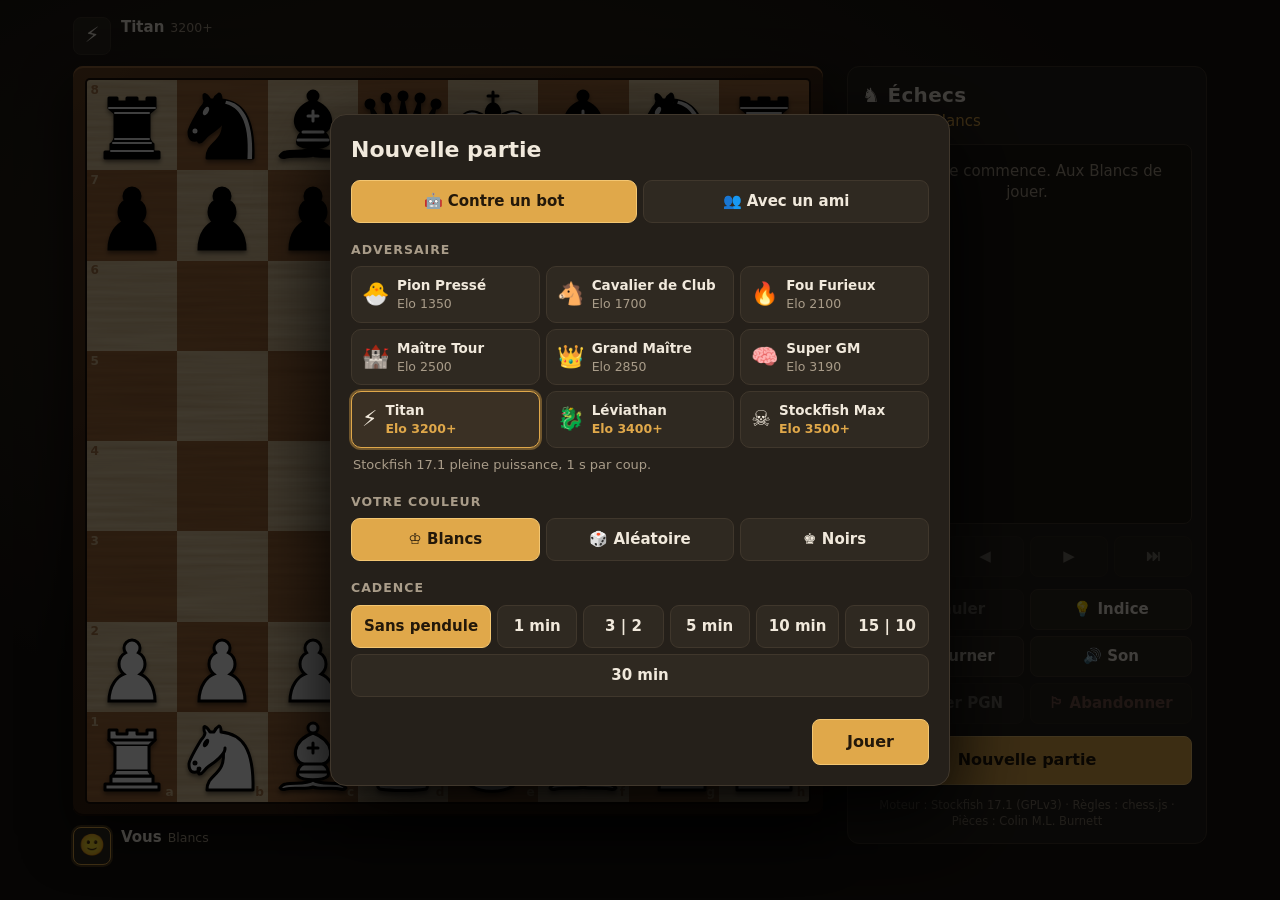
<file: echecs/index.html>
<!doctype html>
<html lang="fr">
<head>
<meta charset="utf-8">
<meta name="viewport" content="width=device-width, initial-scale=1, viewport-fit=cover">
<title>Échecs — Bots 3200+ ou à deux</title>
<link rel="icon" href="pieces/wn.svg">
<link rel="stylesheet" href="style.css">
</head>
<body>
<div id="fileWarn" class="file-warn" hidden>
  Ce jeu doit être ouvert via un serveur web (le moteur Stockfish ne peut pas se charger depuis <code>file://</code>).<br>
  Dans le dossier <code>echecs</code>, lancez <code>python3 -m http.server 8000</code> puis ouvrez <code>http://localhost:8000</code>.
</div>
<script>if (location.protocol === 'file:') document.getElementById('fileWarn').hidden = false;</script>

<main class="app">
  <section class="table">
    <div class="player" id="playerTop"></div>
    <div class="board-frame">
      <div id="board" class="board">
        <div class="squares" id="squares"></div>
        <div class="pieces" id="pieces"></div>
        <div class="promo" id="promo" hidden></div>
        <div class="end-card" id="endCard" hidden>
          <div class="end-title" id="endTitle"></div>
          <div class="end-reason" id="endReason"></div>
          <div class="end-actions">
            <button class="btn primary" id="btnRematch">Revanche</button>
            <button class="btn" id="btnEndNew">Nouvelle partie</button>
            <button class="btn ghost" id="btnEndClose">Voir l'échiquier</button>
          </div>
        </div>
      </div>
    </div>
    <div class="player" id="playerBottom"></div>
  </section>

  <aside class="panel">
    <header class="panel-head">
      <h1>♞ Échecs</h1>
      <div class="status" id="status"></div>
    </header>
    <div class="moves" id="moves"></div>
    <div class="nav">
      <button class="btn icon" id="navFirst" title="Début">⏮</button>
      <button class="btn icon" id="navPrev" title="Coup précédent (←)">◀</button>
      <button class="btn icon" id="navNext" title="Coup suivant (→)">▶</button>
      <button class="btn icon" id="navLast" title="Position actuelle">⏭</button>
    </div>
    <div class="actions">
      <button class="btn" id="btnUndo">↩ Annuler</button>
      <button class="btn" id="btnHint">💡 Indice</button>
      <button class="btn" id="btnFlip">⇅ Retourner</button>
      <button class="btn" id="btnSound">🔊 Son</button>
      <button class="btn" id="btnPgn">📋 Copier PGN</button>
      <button class="btn danger" id="btnResign">🏳 Abandonner</button>
    </div>
    <button class="btn primary wide" id="btnNew">Nouvelle partie</button>
    <p class="credits">Moteur : Stockfish 17.1 (GPLv3) · Règles : chess.js · Pièces : Colin M.L. Burnett</p>
  </aside>
</main>

<div class="overlay" id="setup">
  <div class="dialog">
    <h2>Nouvelle partie</h2>
    <div class="seg" id="segMode">
      <button data-v="bot">🤖 Contre un bot</button>
      <button data-v="friend">👥 Avec un ami</button>
    </div>

    <div id="botSection">
      <h3>Adversaire</h3>
      <div class="bots" id="bots"></div>
      <h3>Votre couleur</h3>
      <div class="seg" id="segColor">
        <button data-v="w">♔ Blancs</button>
        <button data-v="r">🎲 Aléatoire</button>
        <button data-v="b">♚ Noirs</button>
      </div>
    </div>
    <div id="friendSection" hidden>
      <label class="check"><input type="checkbox" id="autoFlip"> Retourner l'échiquier après chaque coup</label>
    </div>

    <h3>Cadence</h3>
    <div class="seg wrap" id="segTc"></div>

    <div class="dialog-actions">
      <button class="btn ghost" id="btnCancel">Annuler</button>
      <button class="btn primary" id="btnStart">Jouer</button>
    </div>
  </div>
</div>
<div class="toast" id="toast" hidden></div>
<script type="module" src="app.js"></script>
</body>
</html>
</file>
<file: echecs/style.css>
:root {
  --bg: #17130f;
  --panel: #25201a;
  --panel2: #2f2921;
  --line: #40372c;
  --text: #f1e9dc;
  --muted: #a99c89;
  --gold: #e0a84a;
  --gold-ink: #23180a;
  --danger: #c9584a;
  --light: #ecd4a9;
  --dark: #a8703f;
  --bs: min(calc(100vw - 28px), calc(100dvh - 150px), 780px);
}
* { box-sizing: border-box; }
html, body { margin: 0; height: 100%; }
body {
  background: radial-gradient(1200px 700px at 35% 30%, #33291f 0%, var(--bg) 65%) fixed, var(--bg);
  color: var(--text);
  font: 15px/1.4 system-ui, -apple-system, "Segoe UI", Roboto, sans-serif;
  -webkit-tap-highlight-color: transparent;
}
[hidden] { display: none !important; }
code { background: #0006; padding: 1px 5px; border-radius: 4px; }
.file-warn { background: #7a2e22; padding: 12px 16px; text-align: center; }

.app { display: flex; flex-direction: column; align-items: center; gap: 16px; padding: 10px 14px 24px; }
.table { width: var(--bs); display: flex; flex-direction: column; gap: 8px; }

/* ---------- players ---------- */
.player { display: flex; align-items: center; gap: 10px; min-height: 44px; }
.avatar { width: 38px; height: 38px; border-radius: 8px; background: var(--panel2); border: 1px solid var(--line);
  display: grid; place-items: center; font-size: 21px; flex: none; }
.pinfo { min-width: 0; flex: 1; }
.pname { font-weight: 650; white-space: nowrap; overflow: hidden; text-overflow: ellipsis; }
.pname small { color: var(--muted); font-weight: 500; margin-left: 6px; }
.captured { display: flex; align-items: center; height: 18px; color: var(--muted); font-size: 12px; }
.captured i { width: 17px; height: 17px; margin-right: -6px; background-size: contain; display: inline-block; }
.captured i.gap { width: 6px; }
.captured b { margin-left: 10px; font-weight: 600; }
.clock { font: 600 22px/1 ui-monospace, "SF Mono", Menlo, Consolas, monospace; font-variant-numeric: tabular-nums;
  padding: 8px 12px; border-radius: 8px; background: var(--panel2); color: var(--muted); border: 1px solid var(--line); }
.clock.on { background: #f3ead9; color: #1c1711; border-color: #fff; }
.clock.low.on { background: #d9503f; color: #fff; border-color: #f08a7c; }
.player.turn .avatar { border-color: var(--gold); box-shadow: 0 0 0 2px #e0a84a44; }

/* ---------- board ---------- */
.board-frame {
  padding: clamp(6px, 1.6vw, 14px); border-radius: 10px;
  background: linear-gradient(145deg, #6b4526, #3d2513 45%, #2a180c);
  box-shadow: 0 22px 50px #000a, 0 2px 0 #9a6a3e inset, 0 -2px 0 #1a0e06 inset;
}
.board { position: relative; width: 100%; aspect-ratio: 1; user-select: none; -webkit-user-select: none; touch-action: none;
  border-radius: 3px; overflow: hidden; box-shadow: 0 0 0 2px #1c1008, 0 0 14px #000 inset; }
.squares { position: absolute; inset: 0; display: grid; grid-template: repeat(8, 1fr) / repeat(8, 1fr); }
.squares::after { content: ""; position: absolute; inset: 0; pointer-events: none; mix-blend-mode: multiply; opacity: .33;
  background: url("data:image/svg+xml,%3Csvg xmlns='http://www.w3.org/2000/svg' width='400' height='400'%3E%3Cfilter id='g'%3E%3CfeTurbulence type='fractalNoise' baseFrequency='0.012 0.35' numOctaves='3' seed='7'/%3E%3CfeColorMatrix values='0 0 0 0 .35 0 0 0 0 .2 0 0 0 0 .08 0 0 0 1.1 -.25'/%3E%3C/filter%3E%3Crect width='400' height='400' filter='url(%23g)'/%3E%3C/svg%3E");
  background-size: 100% 100%; }
.sq { position: relative; }
.sq.l { background: var(--light); }
.sq.d { background: var(--dark); }
.sq .cf, .sq .cr { position: absolute; font-size: clamp(9px, calc(var(--bs) / 62), 13px); font-weight: 700; opacity: .85; pointer-events: none; }
.sq .cf { right: 4%; bottom: 1%; }
.sq .cr { left: 4%; top: 2%; }
.sq.l .cf, .sq.l .cr { color: var(--dark); }
.sq.d .cf, .sq.d .cr { color: var(--light); }
.sq.last::before, .sq.sel::before, .sq.hint::before, .sq.chk::before { content: ""; position: absolute; inset: 0; }
.sq.last::before { background: #f5e04a66; }
.sq.hint::before { background: #3fa7ff88; }
.sq.sel::before { background: #5c9e3a99; }
.sq.chk::before { background: radial-gradient(circle, #ff2a1acc 0%, #e8201088 45%, transparent 75%); }
.sq.tgt::after { content: ""; position: absolute; inset: 35%; border-radius: 50%; background: #1b3a1466; }
.sq.tgt.cap::after { inset: 4%; background: none; border: calc(var(--bs) / 110) solid #1b3a1466; }
.sq.over { box-shadow: inset 0 0 0 4px #ffffffaa; }

.pieces { position: absolute; inset: 0; pointer-events: none; }
.piece { position: absolute; width: 12.5%; height: 12.5%; background-size: 100% 100%;
  filter: drop-shadow(0 3px 2px #0007); will-change: transform; }
.piece.drag { z-index: 10; filter: drop-shadow(0 12px 8px #0008); transform-origin: center; }
.board.can .sq.own { cursor: grab; }

.promo { position: absolute; inset: 0; z-index: 20; background: #000a; display: flex; align-items: center; justify-content: center; gap: 2%; }
.promo button { width: 20%; aspect-ratio: 1; border-radius: 14px; border: 2px solid var(--gold); background: #f1e3c6 center/86% no-repeat; cursor: pointer; }
.promo button:hover { background-color: #fff; }

.end-card { position: absolute; z-index: 30; left: 50%; top: 50%; transform: translate(-50%, -50%); width: min(84%, 380px);
  background: var(--panel); border: 1px solid var(--gold); border-radius: 14px; padding: 20px; text-align: center; box-shadow: 0 20px 60px #000c; }
.end-title { font-size: 24px; font-weight: 750; }
.end-reason { color: var(--muted); margin: 4px 0 16px; }
.end-actions { display: flex; flex-direction: column; gap: 8px; }

/* ---------- panel ---------- */
.panel { width: var(--bs); background: var(--panel); border: 1px solid var(--line); border-radius: 12px; padding: 14px;
  display: flex; flex-direction: column; gap: 12px; }
.panel-head h1 { margin: 0; font-size: 20px; letter-spacing: .3px; }
.status { color: var(--gold); min-height: 21px; margin-top: 2px; }
.moves { background: #1b1712; border: 1px solid var(--line); border-radius: 8px; height: 190px; overflow-y: auto; padding: 6px;
  display: grid; grid-template-columns: 38px 1fr 1fr; align-content: start; font-variant-numeric: tabular-nums; }
.moves .n { color: var(--muted); padding: 4px 6px; text-align: right; }
.moves .m { padding: 4px 8px; border-radius: 5px; cursor: pointer; font-weight: 600; }
.moves .m:hover { background: var(--panel2); }
.moves .m.cur { background: var(--gold); color: var(--gold-ink); }
.moves .empty { grid-column: 1 / -1; color: var(--muted); padding: 10px; text-align: center; }
.nav { display: grid; grid-template-columns: repeat(4, 1fr); gap: 6px; }
.actions { display: grid; grid-template-columns: 1fr 1fr; gap: 6px; }
.credits { margin: 0; color: #7d7263; font-size: 11.5px; text-align: center; }

.btn { font: inherit; font-weight: 600; color: var(--text); background: var(--panel2); border: 1px solid var(--line); border-radius: 8px;
  padding: 9px 12px; cursor: pointer; transition: background .12s, transform .05s; }
.btn:hover:not(:disabled) { background: #3b332a; }
.btn:active:not(:disabled) { transform: translateY(1px); }
.btn:disabled { opacity: .4; cursor: default; }
.btn.primary { background: var(--gold); color: var(--gold-ink); border-color: #f3c672; }
.btn.primary:hover:not(:disabled) { background: #edb95f; }
.btn.danger { color: #f0a094; }
.btn.ghost { background: transparent; }
.btn.wide { width: 100%; padding: 12px; font-size: 16px; }

/* ---------- setup dialog ---------- */
.overlay { position: fixed; inset: 0; z-index: 100; background: #000b; display: grid; place-items: center; padding: 12px; overflow-y: auto; }
.dialog { width: min(100%, 620px); background: var(--panel); border: 1px solid var(--line); border-radius: 16px; padding: 20px; box-shadow: 0 30px 80px #000; }
.dialog h2 { margin: 0 0 14px; font-size: 22px; }
.dialog h3 { margin: 18px 0 8px; font-size: 12.5px; text-transform: uppercase; letter-spacing: 1px; color: var(--muted); }
.seg { display: flex; gap: 6px; }
.seg.wrap { flex-wrap: wrap; }
.seg button { flex: 1; font: inherit; font-weight: 600; color: var(--text); background: var(--panel2); border: 1px solid var(--line);
  border-radius: 9px; padding: 10px 12px; cursor: pointer; white-space: nowrap; }
.seg button.on { background: var(--gold); color: var(--gold-ink); border-color: #f3c672; }
.bots { display: grid; grid-template-columns: repeat(3, 1fr); gap: 6px; }
.bot { text-align: left; font: inherit; color: var(--text); background: var(--panel2); border: 1px solid var(--line); border-radius: 10px;
  padding: 9px 10px; cursor: pointer; display: grid; grid-template-columns: auto 1fr; column-gap: 8px; align-items: center; }
.bot .e { font-size: 22px; grid-row: span 2; }
.bot .nm { font-weight: 650; font-size: 13.5px; white-space: nowrap; overflow: hidden; text-overflow: ellipsis; }
.bot .el { font-size: 12.5px; color: var(--muted); }
.bot.top .el { color: var(--gold); font-weight: 700; }
.bot.on { border-color: var(--gold); box-shadow: 0 0 0 2px #e0a84a66; background: #3a3024; }
.bot-desc { color: var(--muted); font-size: 13px; margin: 8px 2px 0; min-height: 19px; }
.check { display: flex; gap: 8px; align-items: center; margin-top: 14px; cursor: pointer; }
.check input { width: 18px; height: 18px; accent-color: var(--gold); }
.dialog-actions { display: flex; justify-content: flex-end; gap: 8px; margin-top: 22px; }
.dialog-actions .primary { padding: 11px 34px; font-size: 16px; }

.toast { position: fixed; left: 50%; bottom: 24px; transform: translateX(-50%); z-index: 200; background: #111; color: #fff;
  border: 1px solid var(--line); padding: 10px 16px; border-radius: 10px; box-shadow: 0 10px 30px #000a; max-width: 90vw; text-align: center; }

@media (min-width: 1000px) {
  :root { --bs: min(calc(100vw - 440px), calc(100dvh - 150px), 820px); }
  .app { flex-direction: row; justify-content: center; align-items: flex-start; gap: 24px; padding-top: 14px; }
  .panel { width: 360px; margin-top: 52px; height: calc(var(--bs) + 28px); }
  .moves { flex: 1; height: auto; min-height: 80px; }
}
@media (max-width: 520px) {
  .bots { grid-template-columns: repeat(2, 1fr); }
  .dialog { padding: 16px; }
  .clock { font-size: 19px; padding: 7px 9px; }
}
</file>
